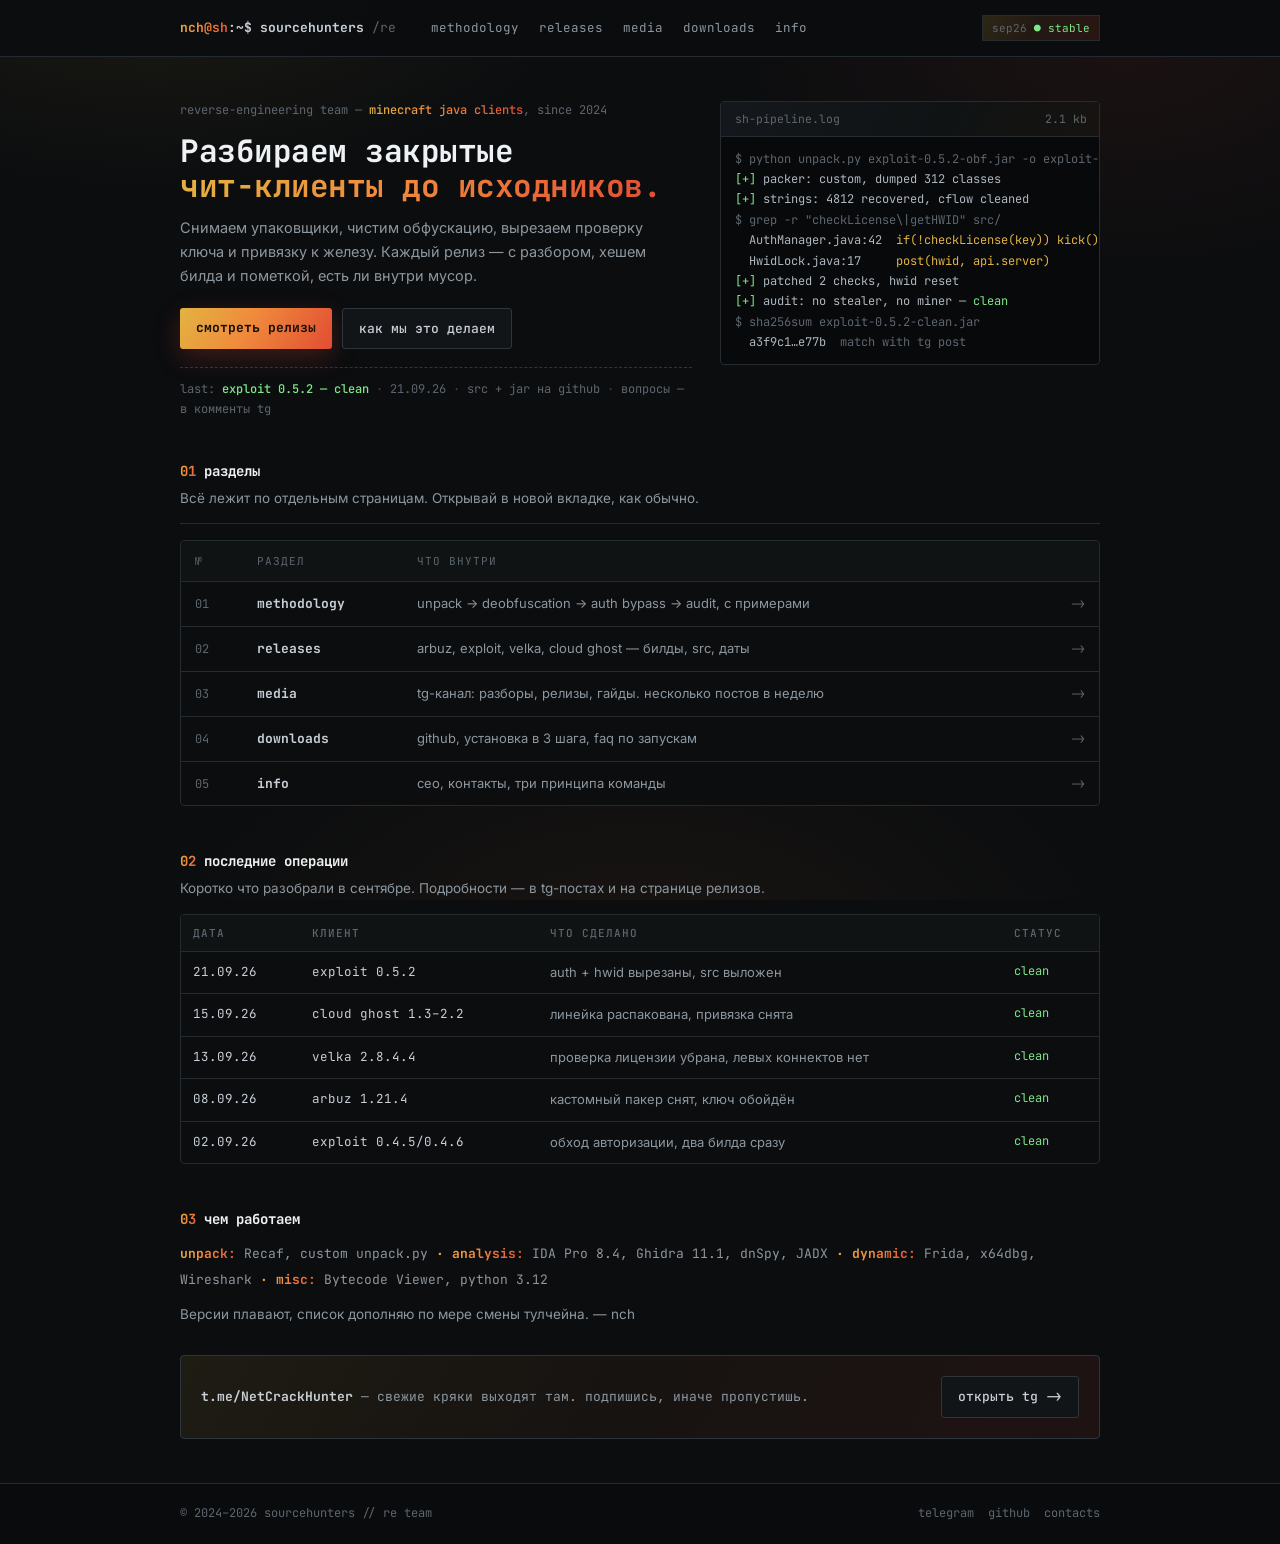
<file: index.html>
<!DOCTYPE html>
<html lang="ru">
<head>
<meta charset="UTF-8" />
<meta name="viewport" content="width=device-width, initial-scale=1.0" />
<title>sourcehunters — reverse engineering, minecraft clients</title>
<meta name="description" content="SourceHunters — разбираем защищенные чит-клиенты Minecraft: unpack, деобфускация, обход авторизации и HWID. Чистые билды + разборы." />
<link rel="preconnect" href="https://fonts.googleapis.com">
<link rel="preconnect" href="https://fonts.gstatic.com" crossorigin>
<link href="https://fonts.googleapis.com/css2?family=Inter:wght@400;500;600;700&family=JetBrains+Mono:wght@400;500;700&display=swap" rel="stylesheet">
<link rel="stylesheet" href="style.css?v=5" />
<script>document.documentElement.classList.add('js')</script>
<link rel="icon" type="image/svg+xml" href="data:image/svg+xml,<svg xmlns='http://www.w3.org/2000/svg' viewBox='0 0 32 32'><rect width='32' height='32' fill='%230b0d0f'/><path d='M9 11l6 5-6 5M16 21h7' fill='none' stroke='%23e3b341' stroke-width='2.2' stroke-linecap='round' stroke-linejoin='round'/></svg>">
</head>
<body>

<header class="top">
  <div class="top-in">
    <a href="index.html" class="brand"><b>nch@sh</b>:~$ sourcehunters <span>/re</span></a>
    <nav class="links" id="navLinks">
      <a href="arsenal.html">methodology</a>
      <a href="releases.html">releases</a>
      <a href="media.html">media</a>
      <a href="downloads.html">downloads</a>
      <a href="info.html">info</a>
    </nav>
    <div class="top-right">
      <span class="ver">sep26 <i>● stable</i></span>
      <button class="burger" id="burger" aria-label="menu"><span></span><span></span><span></span></button>
    </div>
  </div>
</header>

<main class="container">
  <section class="hero">
    <div>
      <p class="kicker">reverse-engineering team — <b>minecraft java clients</b>, since 2024</p>
      <h1>Разбираем закрытые<br><span class="grad">чит-клиенты до исходников.</span></h1>
      <p class="lede">Снимаем упаковщики, чистим обфускацию, вырезаем проверку ключа и привязку к железу. Каждый релиз — с разбором, хешем билда и пометкой, есть ли внутри мусор.</p>
      <div class="actions">
        <a href="releases.html" class="btn btn-solid">смотреть релизы</a>
        <a href="arsenal.html" class="btn">как мы это делаем</a>
      </div>
      <p class="statusline">last: <b>exploit 0.5.2 — clean</b> <span class="dot">·</span> 21.09.26 <span class="dot">·</span> src + jar на github <span class="dot">·</span> вопросы — в комменты tg</p>
    </div>
    <!-- кусок реального лога с последнего разбора, 21.09 -->
    <div class="term reveal">
      <div class="term-bar"><span class="fn">sh-pipeline.log</span><span class="sz">2.1 kb</span></div>
<div class="term-body"><span class="c-dim">$ python unpack.py exploit-0.5.2-obf.jar -o exploit-0.5.2.jar</span>
<span class="c-ok">[+]</span> packer: custom, dumped 312 classes
<span class="c-ok">[+]</span> strings: 4812 recovered, cflow cleaned
<span class="c-dim">$ grep -r "checkLicense\|getHWID" src/</span>
  AuthManager.java:42  <span class="c-am">if(!checkLicense(key)) kick();</span>
  HwidLock.java:17     <span class="c-am">post(hwid, api.server)</span>
<span class="c-ok">[+]</span> patched 2 checks, hwid reset
<span class="c-ok">[+]</span> audit: no stealer, no miner — <span class="c-ok">clean</span>
<span class="c-dim">$ sha256sum exploit-0.5.2-clean.jar</span>
  a3f9c1…e77b  <span class="c-dim">match with tg post</span></div>
    </div>
  </section>

  <section class="block reveal">
    <h2><span class="n">01</span>разделы</h2>
    <p class="note">Всё лежит по отдельным страницам. Открывай в новой вкладке, как обычно.</p>
    <hr class="rule">
    <nav class="dir">
      <div class="dir-row head"><span>№</span><span>раздел</span><span>что внутри</span><span></span></div>
      <a class="dir-row" href="arsenal.html"><span class="no">01</span><span class="nm">methodology</span><span class="ds">unpack → deobfuscation → auth bypass → audit, с примерами</span><span class="go">-&gt;</span></a>
      <a class="dir-row" href="releases.html"><span class="no">02</span><span class="nm">releases</span><span class="ds">arbuz, exploit, velka, cloud ghost — билды, src, даты</span><span class="go">-&gt;</span></a>
      <a class="dir-row" href="media.html"><span class="no">03</span><span class="nm">media</span><span class="ds">tg-канал: разборы, релизы, гайды. несколько постов в неделю</span><span class="go">-&gt;</span></a>
      <a class="dir-row" href="downloads.html"><span class="no">04</span><span class="nm">downloads</span><span class="ds">github, установка в 3 шага, faq по запускам</span><span class="go">-&gt;</span></a>
      <a class="dir-row" href="info.html"><span class="no">05</span><span class="nm">info</span><span class="ds">ceo, контакты, три принципа команды</span><span class="go">-&gt;</span></a>
    </nav>
  </section>

  <section class="block reveal">
    <h2><span class="n">02</span>последние операции</h2>
    <p class="note">Коротко что разобрали в сентябре. Подробности — в tg-постах и на странице релизов.</p>
    <div class="tbl-wrap">
    <table class="tbl">
      <tr><th>дата</th><th>клиент</th><th>что сделано</th><th>статус</th></tr>
      <tr><td class="mono">21.09.26</td><td class="mono">exploit 0.5.2</td><td class="dim">auth + hwid вырезаны, src выложен</td><td class="ok">clean</td></tr>
      <tr><td class="mono">15.09.26</td><td class="mono">cloud ghost 1.3–2.2</td><td class="dim">линейка распакована, привязка снята</td><td class="ok">clean</td></tr>
      <tr><td class="mono">13.09.26</td><td class="mono">velka 2.8.4.4</td><td class="dim">проверка лицензии убрана, левых коннектов нет</td><td class="ok">clean</td></tr>
      <tr><td class="mono">08.09.26</td><td class="mono">arbuz 1.21.4</td><td class="dim">кастомный пакер снят, ключ обойдён</td><td class="ok">clean</td></tr>
      <tr><td class="mono">02.09.26</td><td class="mono">exploit 0.4.5/0.4.6</td><td class="dim">обход авторизации, два билда сразу</td><td class="ok">clean</td></tr>
    </table>
    </div>
  </section>

  <section class="block reveal">
    <h2><span class="n">03</span>чем работаем</h2>
    <p class="stack"><b>unpack:</b> <span>Recaf</span>, <span>custom unpack.py</span> <b>· analysis:</b> <span>IDA Pro 8.4</span>, <span>Ghidra 11.1</span>, <span>dnSpy</span>, <span>JADX</span> <b>· dynamic:</b> <span>Frida</span>, <span>x64dbg</span>, <span>Wireshark</span> <b>· misc:</b> <span>Bytecode Viewer</span>, <span>python 3.12</span></p>
    <p class="note">Версии плавают, список дополняю по мере смены тулчейна. — nch</p>
  </section>

  <div class="cta reveal">
    <p><b>t.me/NetCrackHunter</b> — свежие кряки выходят там. подпишись, иначе пропустишь.</p>
    <a href="https://t.me/NetCrackHunter" target="_blank" rel="noopener" class="btn" style="margin-left:auto">открыть tg -&gt;</a>
  </div>
</main>

<footer>
  <div class="foot">
    <span>© 2024–2026 sourcehunters // re team</span>
    <span><a href="https://t.me/NetCrackHunter" target="_blank" rel="noopener">telegram</a><a href="https://github.com/NetworkCrackHunter/" target="_blank" rel="noopener">github</a><a href="info.html">contacts</a></span>
  </div>
</footer>

<script src="script.js?v=4"></script>
</body>
</html>
</file>
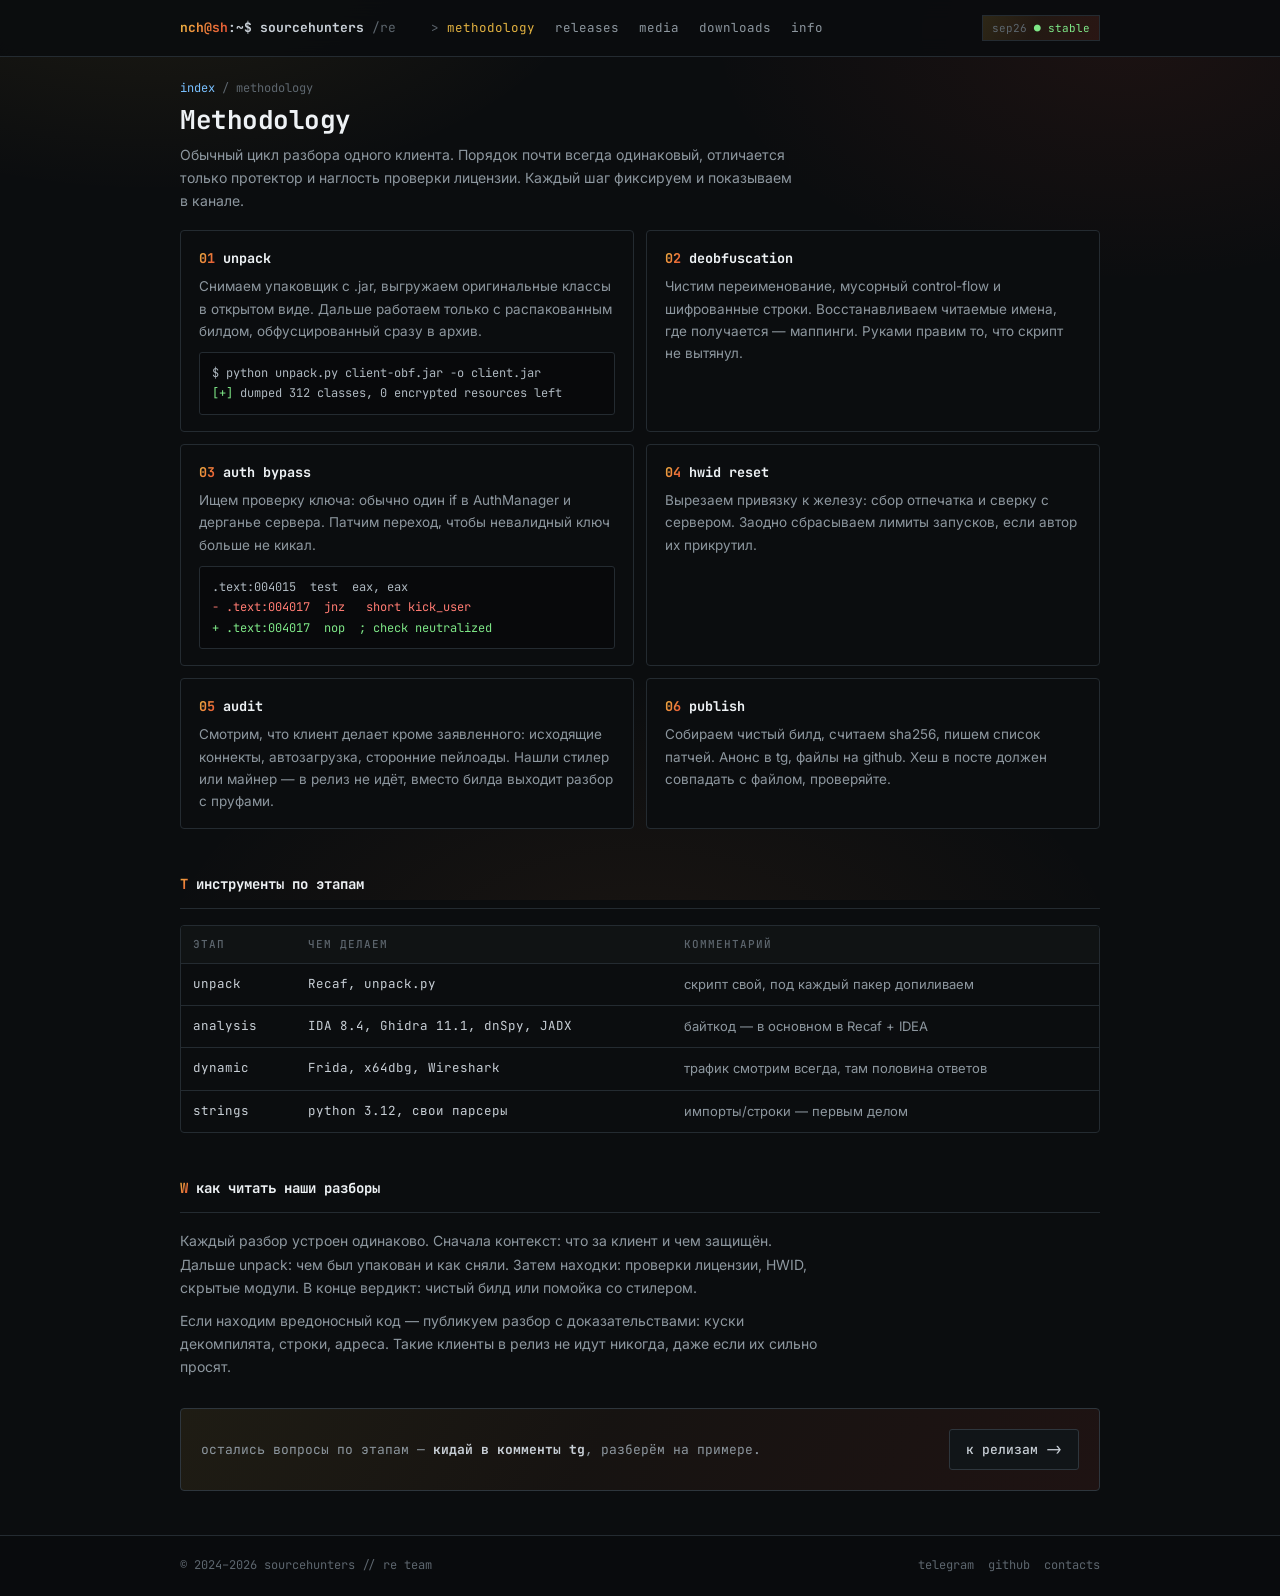
<file: arsenal.html>
<!DOCTYPE html>
<html lang="ru">
<head>
<meta charset="UTF-8" />
<meta name="viewport" content="width=device-width, initial-scale=1.0" />
<title>methodology — sourcehunters</title>
<meta name="description" content="Как разбираем клиенты: unpack, деобфускация, обход авторизации, снятие HWID, аудит." />
<link rel="preconnect" href="https://fonts.googleapis.com">
<link rel="preconnect" href="https://fonts.gstatic.com" crossorigin>
<link href="https://fonts.googleapis.com/css2?family=Inter:wght@400;500;600;700&family=JetBrains+Mono:wght@400;500;700&display=swap" rel="stylesheet">
<link rel="stylesheet" href="style.css?v=5" />
<script>document.documentElement.classList.add('js')</script>
<link rel="icon" type="image/svg+xml" href="data:image/svg+xml,<svg xmlns='http://www.w3.org/2000/svg' viewBox='0 0 32 32'><rect width='32' height='32' fill='%230b0d0f'/><path d='M9 11l6 5-6 5M16 21h7' fill='none' stroke='%23e3b341' stroke-width='2.2' stroke-linecap='round' stroke-linejoin='round'/></svg>">
</head>
<body>

<header class="top">
  <div class="top-in">
    <a href="index.html" class="brand"><b>nch@sh</b>:~$ sourcehunters <span>/re</span></a>
    <nav class="links" id="navLinks">
      <a href="arsenal.html" class="active">methodology</a>
      <a href="releases.html">releases</a>
      <a href="media.html">media</a>
      <a href="downloads.html">downloads</a>
      <a href="info.html">info</a>
    </nav>
    <div class="top-right">
      <span class="ver">sep26 <i>● stable</i></span>
      <button class="burger" id="burger" aria-label="menu"><span></span><span></span><span></span></button>
    </div>
  </div>
</header>

<main class="container">
  <p class="crumbs"><a href="index.html">index</a> / methodology</p>
  <h1 class="page-h">Methodology</h1>
  <p class="lede sm">Обычный цикл разбора одного клиента. Порядок почти всегда одинаковый, отличается только протектор и наглость проверки лицензии. Каждый шаг фиксируем и показываем в канале.</p>

  <section class="steps reveal" style="margin-top:18px">
    <article class="step">
      <h3><span class="n">01</span>unpack</h3>
      <p>Снимаем упаковщик с .jar, выгружаем оригинальные классы в открытом виде. Дальше работаем только с распакованным билдом, обфусцированный сразу в архив.</p>
<pre>$ python unpack.py client-obf.jar -o client.jar
<span class="c-ok">[+]</span> dumped 312 classes, 0 encrypted resources left</pre>
    </article>
    <article class="step">
      <h3><span class="n">02</span>deobfuscation</h3>
      <p>Чистим переименование, мусорный control-flow и шифрованные строки. Восстанавливаем читаемые имена, где получается — маппинги. Руками правим то, что скрипт не вытянул.</p>
    </article>
    <article class="step">
      <h3><span class="n">03</span>auth bypass</h3>
      <p>Ищем проверку ключа: обычно один if в AuthManager и дерганье сервера. Патчим переход, чтобы невалидный ключ больше не кикал.</p>
<pre>.text:004015  test  eax, eax
<span class="c-red">- .text:004017  jnz   short kick_user</span>
<span class="c-ok">+ .text:004017  nop  ; check neutralized</span></pre>
    </article>
    <article class="step">
      <h3><span class="n">04</span>hwid reset</h3>
      <p>Вырезаем привязку к железу: сбор отпечатка и сверку с сервером. Заодно сбрасываем лимиты запусков, если автор их прикрутил.</p>
    </article>
    <article class="step">
      <h3><span class="n">05</span>audit</h3>
      <p>Смотрим, что клиент делает кроме заявленного: исходящие коннекты, автозагрузка, сторонние пейлоады. Нашли стилер или майнер — в релиз не идёт, вместо билда выходит разбор с пруфами.</p>
    </article>
    <article class="step">
      <h3><span class="n">06</span>publish</h3>
      <p>Собираем чистый билд, считаем sha256, пишем список патчей. Анонс в tg, файлы на github. Хеш в посте должен совпадать с файлом, проверяйте.</p>
    </article>
  </section>

  <section class="block reveal">
    <h2><span class="n">T</span>инструменты по этапам</h2>
    <hr class="rule">
    <div class="tbl-wrap">
    <table class="tbl">
      <tr><th>этап</th><th>чем делаем</th><th>комментарий</th></tr>
      <tr><td class="mono">unpack</td><td class="mono">Recaf, unpack.py</td><td class="dim">скрипт свой, под каждый пакер допиливаем</td></tr>
      <tr><td class="mono">analysis</td><td class="mono">IDA 8.4, Ghidra 11.1, dnSpy, JADX</td><td class="dim">байткод — в основном в Recaf + IDEA</td></tr>
      <tr><td class="mono">dynamic</td><td class="mono">Frida, x64dbg, Wireshark</td><td class="dim">трафик смотрим всегда, там половина ответов</td></tr>
      <tr><td class="mono">strings</td><td class="mono">python 3.12, свои парсеры</td><td class="dim">импорты/строки — первым делом</td></tr>
    </table>
    </div>
  </section>

  <section class="block reveal">
    <h2><span class="n">W</span>как читать наши разборы</h2>
    <hr class="rule">
    <p class="body-p">Каждый разбор устроен одинаково. Сначала контекст: что за клиент и чем защищён. Дальше unpack: чем был упакован и как сняли. Затем находки: проверки лицензии, HWID, скрытые модули. В конце вердикт: чистый билд или помойка со стилером.</p>
    <p class="body-p">Если находим вредоносный код — публикуем разбор с доказательствами: куски декомпилята, строки, адреса. Такие клиенты в релиз не идут никогда, даже если их сильно просят.</p>
  </section>

  <div class="cta reveal">
    <p>остались вопросы по этапам — <b>кидай в комменты tg</b>, разберём на примере.</p>
    <a href="releases.html" class="btn" style="margin-left:auto">к релизам -&gt;</a>
  </div>
</main>

<footer>
  <div class="foot">
    <span>© 2024–2026 sourcehunters // re team</span>
    <span><a href="https://t.me/NetCrackHunter" target="_blank" rel="noopener">telegram</a><a href="https://github.com/NetworkCrackHunter/" target="_blank" rel="noopener">github</a><a href="info.html">contacts</a></span>
  </div>
</footer>

<script src="script.js?v=4"></script>
</body>
</html>
</file>
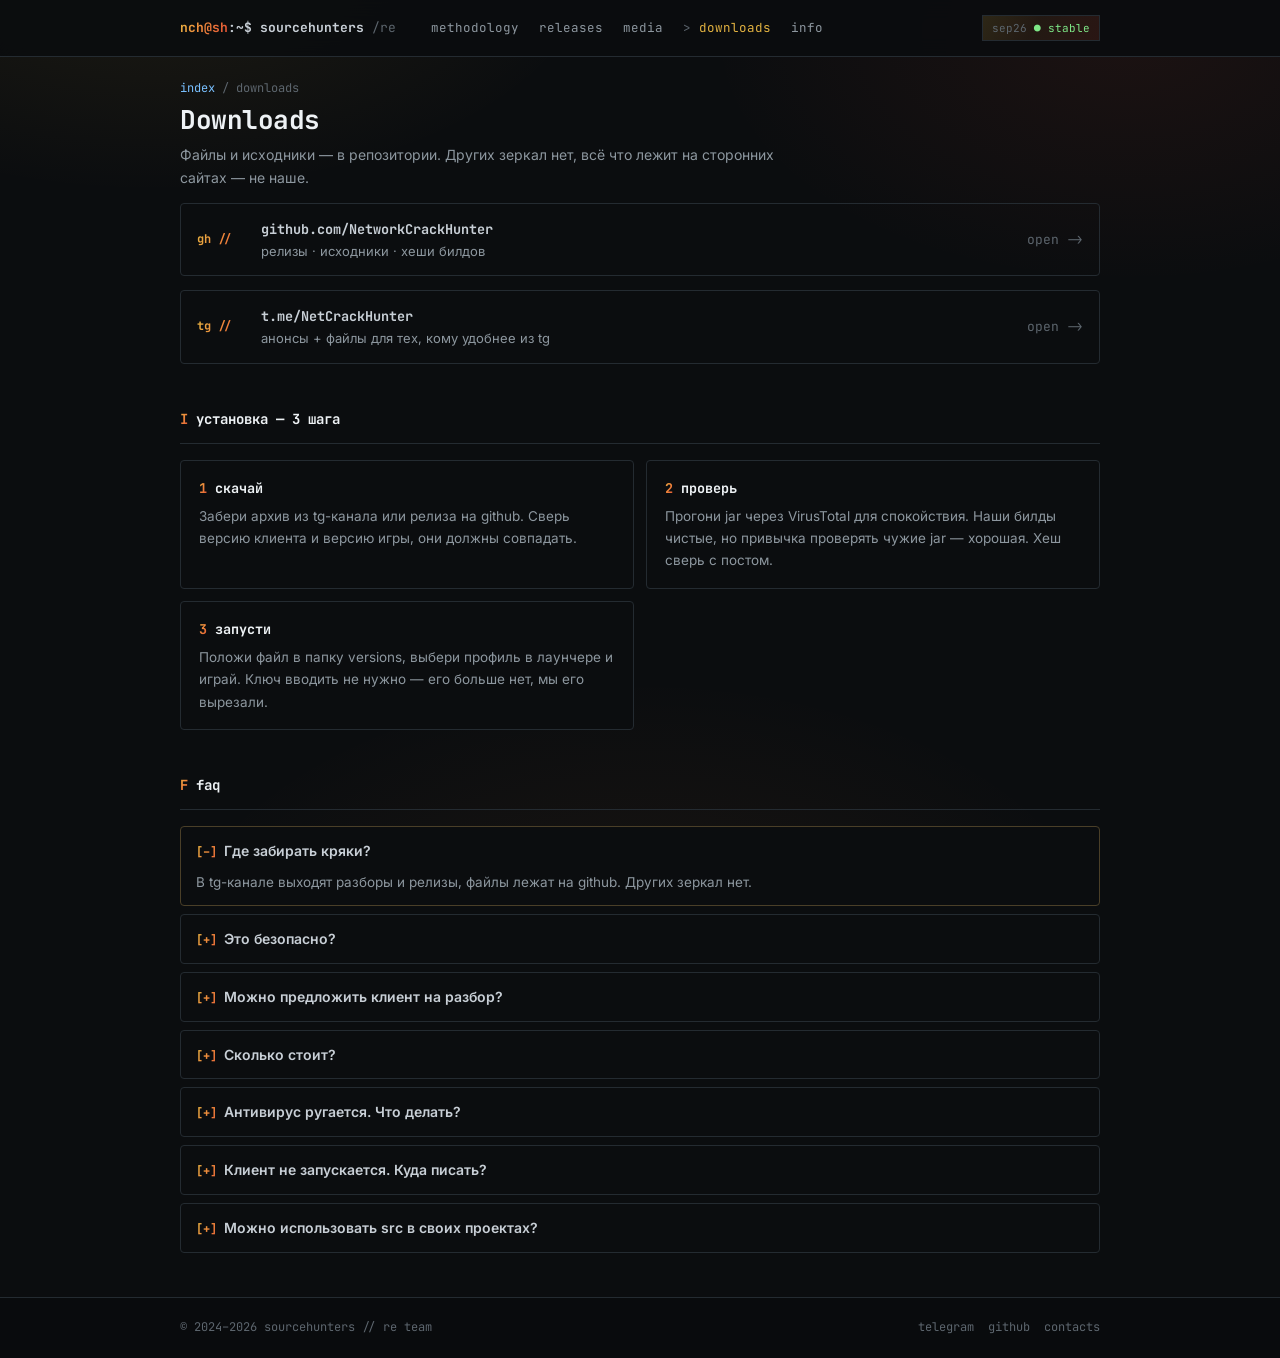
<file: downloads.html>
<!DOCTYPE html>
<html lang="ru">
<head>
<meta charset="UTF-8" />
<meta name="viewport" content="width=device-width, initial-scale=1.0" />
<title>downloads — sourcehunters</title>
<meta name="description" content="Где забирать файлы SourceHunters, как ставить кряк, faq." />
<link rel="preconnect" href="https://fonts.googleapis.com">
<link rel="preconnect" href="https://fonts.gstatic.com" crossorigin>
<link href="https://fonts.googleapis.com/css2?family=Inter:wght@400;500;600;700&family=JetBrains+Mono:wght@400;500;700&display=swap" rel="stylesheet">
<link rel="stylesheet" href="style.css?v=5" />
<script>document.documentElement.classList.add('js')</script>
<link rel="icon" type="image/svg+xml" href="data:image/svg+xml,<svg xmlns='http://www.w3.org/2000/svg' viewBox='0 0 32 32'><rect width='32' height='32' fill='%230b0d0f'/><path d='M9 11l6 5-6 5M16 21h7' fill='none' stroke='%23e3b341' stroke-width='2.2' stroke-linecap='round' stroke-linejoin='round'/></svg>">
</head>
<body>

<header class="top">
  <div class="top-in">
    <a href="index.html" class="brand"><b>nch@sh</b>:~$ sourcehunters <span>/re</span></a>
    <nav class="links" id="navLinks">
      <a href="arsenal.html">methodology</a>
      <a href="releases.html">releases</a>
      <a href="media.html">media</a>
      <a href="downloads.html" class="active">downloads</a>
      <a href="info.html">info</a>
    </nav>
    <div class="top-right">
      <span class="ver">sep26 <i>● stable</i></span>
      <button class="burger" id="burger" aria-label="menu"><span></span><span></span><span></span></button>
    </div>
  </div>
</header>

<main class="container">
  <p class="crumbs"><a href="index.html">index</a> / downloads</p>
  <h1 class="page-h">Downloads</h1>
  <p class="lede sm">Файлы и исходники — в репозитории. Других зеркал нет, всё что лежит на сторонних сайтах — не наше.</p>

  <a href="https://github.com/NetworkCrackHunter/" target="_blank" rel="noopener" class="access">
    <span class="k">gh //</span>
    <span><b>github.com/NetworkCrackHunter</b><span class="s">релизы · исходники · хеши билдов</span></span>
    <span class="go">open -&gt;</span>
  </a>
  <a href="https://t.me/NetCrackHunter" target="_blank" rel="noopener" class="access">
    <span class="k">tg //</span>
    <span><b>t.me/NetCrackHunter</b><span class="s">анонсы + файлы для тех, кому удобнее из tg</span></span>
    <span class="go">open -&gt;</span>
  </a>

  <section class="block reveal">
    <h2><span class="n">I</span>установка — 3 шага</h2>
    <hr class="rule">
    <section class="steps reveal">
      <article class="step">
        <h3><span class="n">1</span>скачай</h3>
        <p>Забери архив из tg-канала или релиза на github. Сверь версию клиента и версию игры, они должны совпадать.</p>
      </article>
      <article class="step">
        <h3><span class="n">2</span>проверь</h3>
        <p>Прогони jar через VirusTotal для спокойствия. Наши билды чистые, но привычка проверять чужие jar — хорошая. Хеш сверь с постом.</p>
      </article>
      <article class="step">
        <h3><span class="n">3</span>запусти</h3>
        <p>Положи файл в папку versions, выбери профиль в лаунчере и играй. Ключ вводить не нужно — его больше нет, мы его вырезали.</p>
      </article>
    </section>
  </section>

  <section class="block reveal">
    <h2><span class="n">F</span>faq</h2>
    <hr class="rule">
    <div class="faq">
      <details open><summary>Где забирать кряки?</summary><p>В tg-канале выходят разборы и релизы, файлы лежат на github. Других зеркал нет.</p></details>
      <details><summary>Это безопасно?</summary><p>Каждый билд проверяем на стилеры и майнеры. Но чужие jar всё равно запускай осторожно — лучше на отдельном аккаунте.</p></details>
      <details><summary>Можно предложить клиент на разбор?</summary><p>Да. Кидай название и версию в комменты под постами в tg — самые запрашиваемые разбираем в первую очередь.</p></details>
      <details><summary>Сколько стоит?</summary><p>Ноль. Все кряки бесплатны, ключей и подписок нет.</p></details>
      <details><summary>Антивирус ругается. Что делать?</summary><p>Кряки патчат чужой код, эвристика часто срабатывает ложно. Проверь файл на VirusTotal и сравни хеш с постом в канале. Сошёлся — всё в порядке.</p></details>
      <details><summary>Клиент не запускается. Куда писать?</summary><p>В комменты под релизным постом: версия игры, лаунчер, текст ошибки. Частые проблемы разбираем отдельным постом.</p></details>
      <details><summary>Можно использовать src в своих проектах?</summary><p>Да, для обучения и некоммерческого использования. Просьба одна — указывать авторство sourcehunters.</p></details>
    </div>
  </section>
</main>

<footer>
  <div class="foot">
    <span>© 2024–2026 sourcehunters // re team</span>
    <span><a href="https://t.me/NetCrackHunter" target="_blank" rel="noopener">telegram</a><a href="https://github.com/NetworkCrackHunter/" target="_blank" rel="noopener">github</a><a href="info.html">contacts</a></span>
  </div>
</footer>

<script src="script.js?v=4"></script>
</body>
</html>
</file>
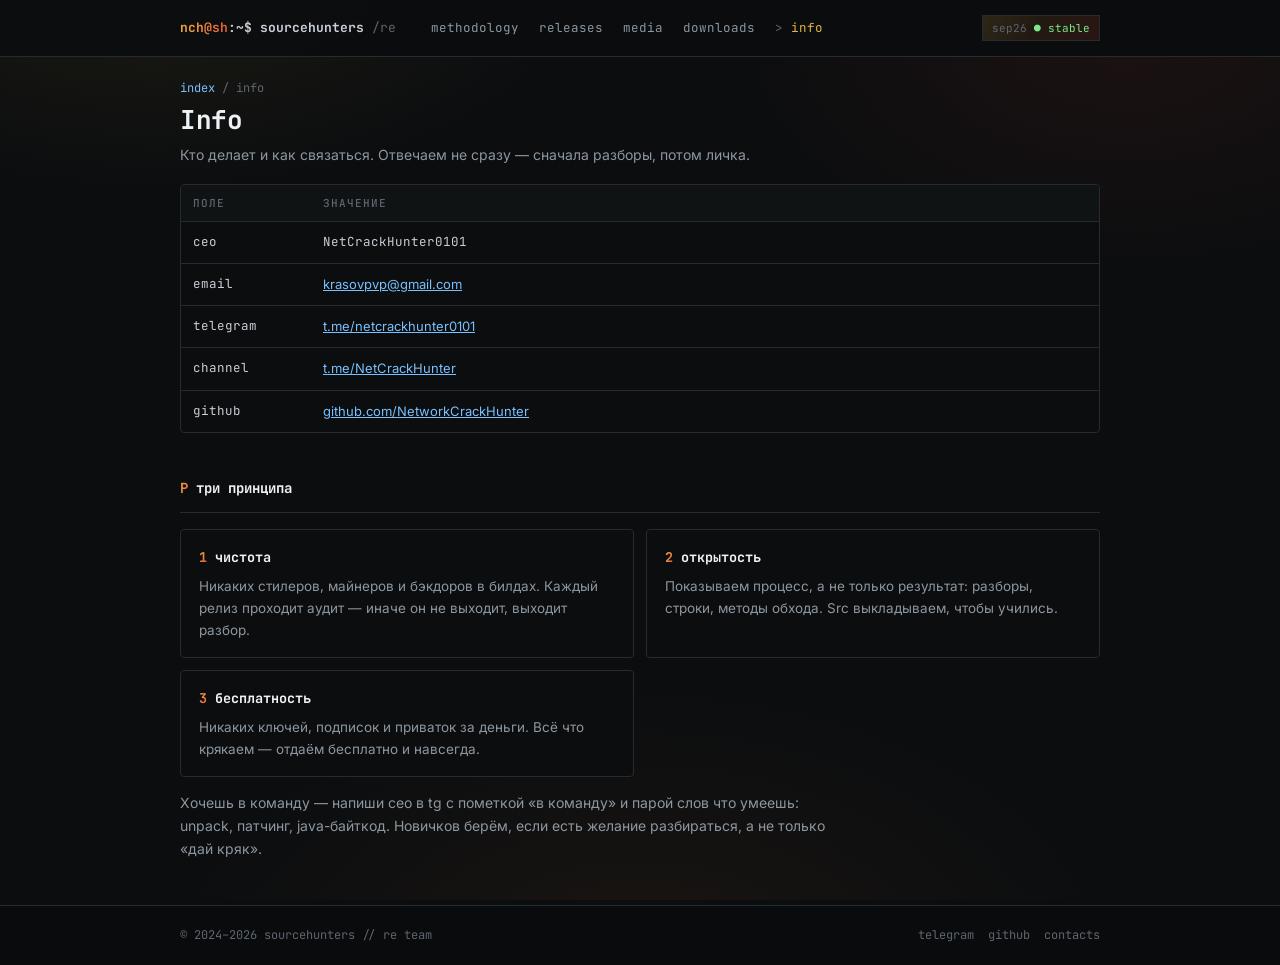
<file: info.html>
<!DOCTYPE html>
<html lang="ru">
<head>
<meta charset="UTF-8" />
<meta name="viewport" content="width=device-width, initial-scale=1.0" />
<title>info — sourcehunters</title>
<meta name="description" content="Контакты SourceHunters: ceo, email, telegram. Принципы команды." />
<link rel="preconnect" href="https://fonts.googleapis.com">
<link rel="preconnect" href="https://fonts.gstatic.com" crossorigin>
<link href="https://fonts.googleapis.com/css2?family=Inter:wght@400;500;600;700&family=JetBrains+Mono:wght@400;500;700&display=swap" rel="stylesheet">
<link rel="stylesheet" href="style.css?v=5" />
<script>document.documentElement.classList.add('js')</script>
<link rel="icon" type="image/svg+xml" href="data:image/svg+xml,<svg xmlns='http://www.w3.org/2000/svg' viewBox='0 0 32 32'><rect width='32' height='32' fill='%230b0d0f'/><path d='M9 11l6 5-6 5M16 21h7' fill='none' stroke='%23e3b341' stroke-width='2.2' stroke-linecap='round' stroke-linejoin='round'/></svg>">
</head>
<body>

<header class="top">
  <div class="top-in">
    <a href="index.html" class="brand"><b>nch@sh</b>:~$ sourcehunters <span>/re</span></a>
    <nav class="links" id="navLinks">
      <a href="arsenal.html">methodology</a>
      <a href="releases.html">releases</a>
      <a href="media.html">media</a>
      <a href="downloads.html">downloads</a>
      <a href="info.html" class="active">info</a>
    </nav>
    <div class="top-right">
      <span class="ver">sep26 <i>● stable</i></span>
      <button class="burger" id="burger" aria-label="menu"><span></span><span></span><span></span></button>
    </div>
  </div>
</header>

<main class="container">
  <p class="crumbs"><a href="index.html">index</a> / info</p>
  <h1 class="page-h">Info</h1>
  <p class="lede sm">Кто делает и как связаться. Отвечаем не сразу — сначала разборы, потом личка.</p>

  <div class="tbl-wrap reveal" style="margin-top:18px">
  <table class="tbl">
    <tr><th style="width:130px">поле</th><th>значение</th></tr>
    <tr><td class="mono">ceo</td><td class="mono">NetCrackHunter0101</td></tr>
    <tr><td class="mono">email</td><td><a href="mailto:krasovpvp@gmail.com">krasovpvp@gmail.com</a></td></tr>
    <tr><td class="mono">telegram</td><td><a href="https://t.me/netcrackhunter0101" target="_blank" rel="noopener">t.me/netcrackhunter0101</a></td></tr>
    <tr><td class="mono">channel</td><td><a href="https://t.me/NetCrackHunter" target="_blank" rel="noopener">t.me/NetCrackHunter</a></td></tr>
    <tr><td class="mono">github</td><td><a href="https://github.com/NetworkCrackHunter/" target="_blank" rel="noopener">github.com/NetworkCrackHunter</a></td></tr>
  </table>
  </div>

  <section class="block reveal">
    <h2><span class="n">P</span>три принципа</h2>
    <hr class="rule">
    <section class="steps reveal">
      <article class="step">
        <h3><span class="n">1</span>чистота</h3>
        <p>Никаких стилеров, майнеров и бэкдоров в билдах. Каждый релиз проходит аудит — иначе он не выходит, выходит разбор.</p>
      </article>
      <article class="step">
        <h3><span class="n">2</span>открытость</h3>
        <p>Показываем процесс, а не только результат: разборы, строки, методы обхода. Src выкладываем, чтобы учились.</p>
      </article>
      <article class="step">
        <h3><span class="n">3</span>бесплатность</h3>
        <p>Никаких ключей, подписок и приваток за деньги. Всё что крякаем — отдаём бесплатно и навсегда.</p>
      </article>
    </section>
    <p class="body-p">Хочешь в команду — напиши ceo в tg с пометкой «в команду» и парой слов что умеешь: unpack, патчинг, java-байткод. Новичков берём, если есть желание разбираться, а не только «дай кряк».</p>
  </section>
</main>

<footer>
  <div class="foot">
    <span>© 2024–2026 sourcehunters // re team</span>
    <span><a href="https://t.me/NetCrackHunter" target="_blank" rel="noopener">telegram</a><a href="https://github.com/NetworkCrackHunter/" target="_blank" rel="noopener">github</a><a href="info.html">contacts</a></span>
  </div>
</footer>

<script src="script.js?v=4"></script>
</body>
</html>
</file>
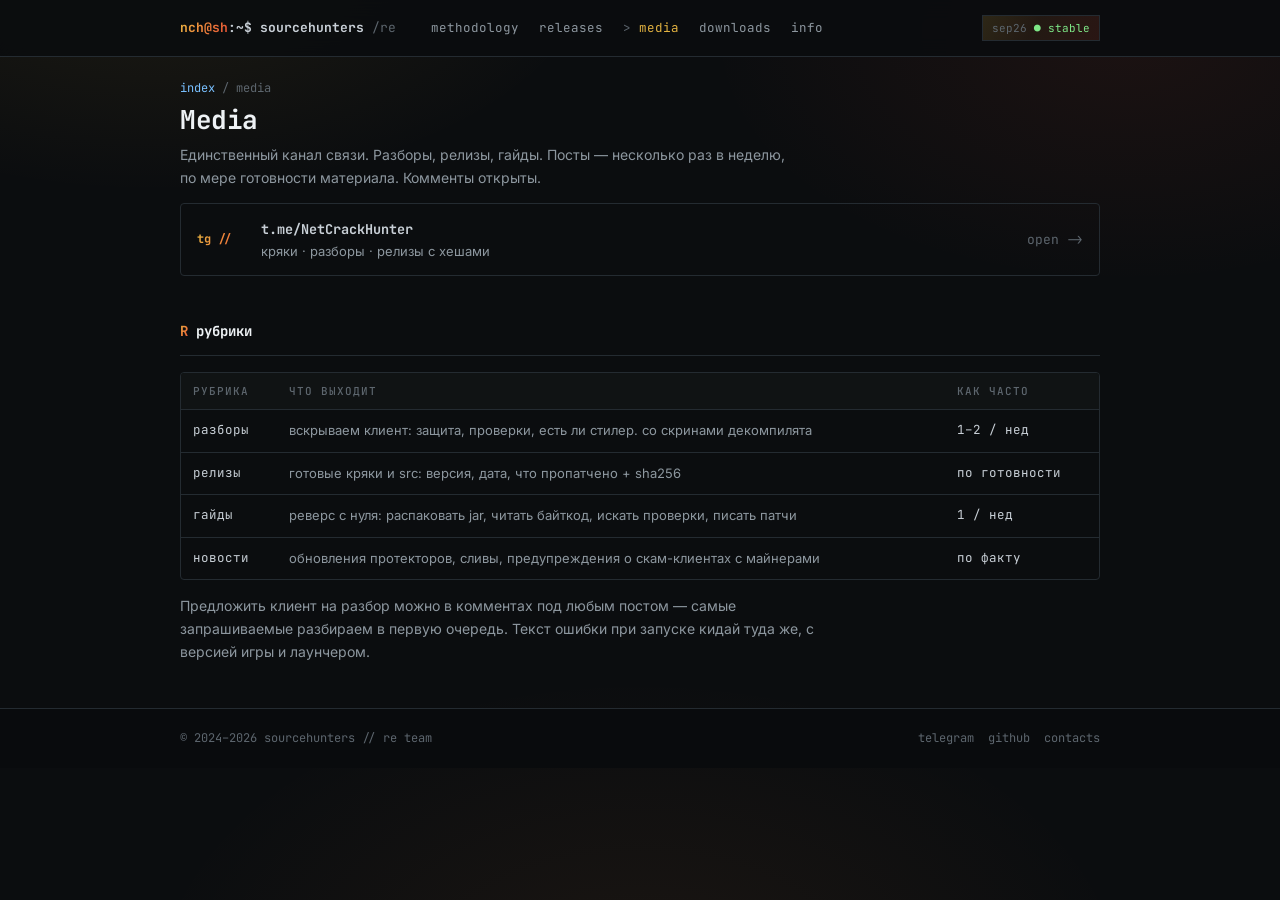
<file: media.html>
<!DOCTYPE html>
<html lang="ru">
<head>
<meta charset="UTF-8" />
<meta name="viewport" content="width=device-width, initial-scale=1.0" />
<title>media — sourcehunters</title>
<meta name="description" content="Telegram SourceHunters: разборы, релизы, гайды по реверсу." />
<link rel="preconnect" href="https://fonts.googleapis.com">
<link rel="preconnect" href="https://fonts.gstatic.com" crossorigin>
<link href="https://fonts.googleapis.com/css2?family=Inter:wght@400;500;600;700&family=JetBrains+Mono:wght@400;500;700&display=swap" rel="stylesheet">
<link rel="stylesheet" href="style.css?v=5" />
<script>document.documentElement.classList.add('js')</script>
<link rel="icon" type="image/svg+xml" href="data:image/svg+xml,<svg xmlns='http://www.w3.org/2000/svg' viewBox='0 0 32 32'><rect width='32' height='32' fill='%230b0d0f'/><path d='M9 11l6 5-6 5M16 21h7' fill='none' stroke='%23e3b341' stroke-width='2.2' stroke-linecap='round' stroke-linejoin='round'/></svg>">
</head>
<body>

<header class="top">
  <div class="top-in">
    <a href="index.html" class="brand"><b>nch@sh</b>:~$ sourcehunters <span>/re</span></a>
    <nav class="links" id="navLinks">
      <a href="arsenal.html">methodology</a>
      <a href="releases.html">releases</a>
      <a href="media.html" class="active">media</a>
      <a href="downloads.html">downloads</a>
      <a href="info.html">info</a>
    </nav>
    <div class="top-right">
      <span class="ver">sep26 <i>● stable</i></span>
      <button class="burger" id="burger" aria-label="menu"><span></span><span></span><span></span></button>
    </div>
  </div>
</header>

<main class="container">
  <p class="crumbs"><a href="index.html">index</a> / media</p>
  <h1 class="page-h">Media</h1>
  <p class="lede sm">Единственный канал связи. Разборы, релизы, гайды. Посты — несколько раз в неделю, по мере готовности материала. Комменты открыты.</p>

  <a href="https://t.me/NetCrackHunter" target="_blank" rel="noopener" class="access reveal">
    <span class="k">tg //</span>
    <span><b>t.me/NetCrackHunter</b><span class="s">кряки · разборы · релизы с хешами</span></span>
    <span class="go">open -&gt;</span>
  </a>

  <section class="block reveal">
    <h2><span class="n">R</span>рубрики</h2>
    <hr class="rule">
    <div class="tbl-wrap">
    <table class="tbl">
      <tr><th>рубрика</th><th>что выходит</th><th>как часто</th></tr>
      <tr><td class="mono">разборы</td><td class="dim">вскрываем клиент: защита, проверки, есть ли стилер. со скринами декомпилята</td><td class="mono">1–2 / нед</td></tr>
      <tr><td class="mono">релизы</td><td class="dim">готовые кряки и src: версия, дата, что пропатчено + sha256</td><td class="mono">по готовности</td></tr>
      <tr><td class="mono">гайды</td><td class="dim">реверс с нуля: распаковать jar, читать байткод, искать проверки, писать патчи</td><td class="mono">1 / нед</td></tr>
      <tr><td class="mono">новости</td><td class="dim">обновления протекторов, сливы, предупреждения о скам-клиентах с майнерами</td><td class="mono">по факту</td></tr>
    </table>
    </div>
    <p class="body-p">Предложить клиент на разбор можно в комментах под любым постом — самые запрашиваемые разбираем в первую очередь. Текст ошибки при запуске кидай туда же, с версией игры и лаунчером.</p>
  </section>
</main>

<footer>
  <div class="foot">
    <span>© 2024–2026 sourcehunters // re team</span>
    <span><a href="https://t.me/NetCrackHunter" target="_blank" rel="noopener">telegram</a><a href="https://github.com/NetworkCrackHunter/" target="_blank" rel="noopener">github</a><a href="info.html">contacts</a></span>
  </div>
</footer>

<script src="script.js?v=4"></script>
</body>
</html>
</file>
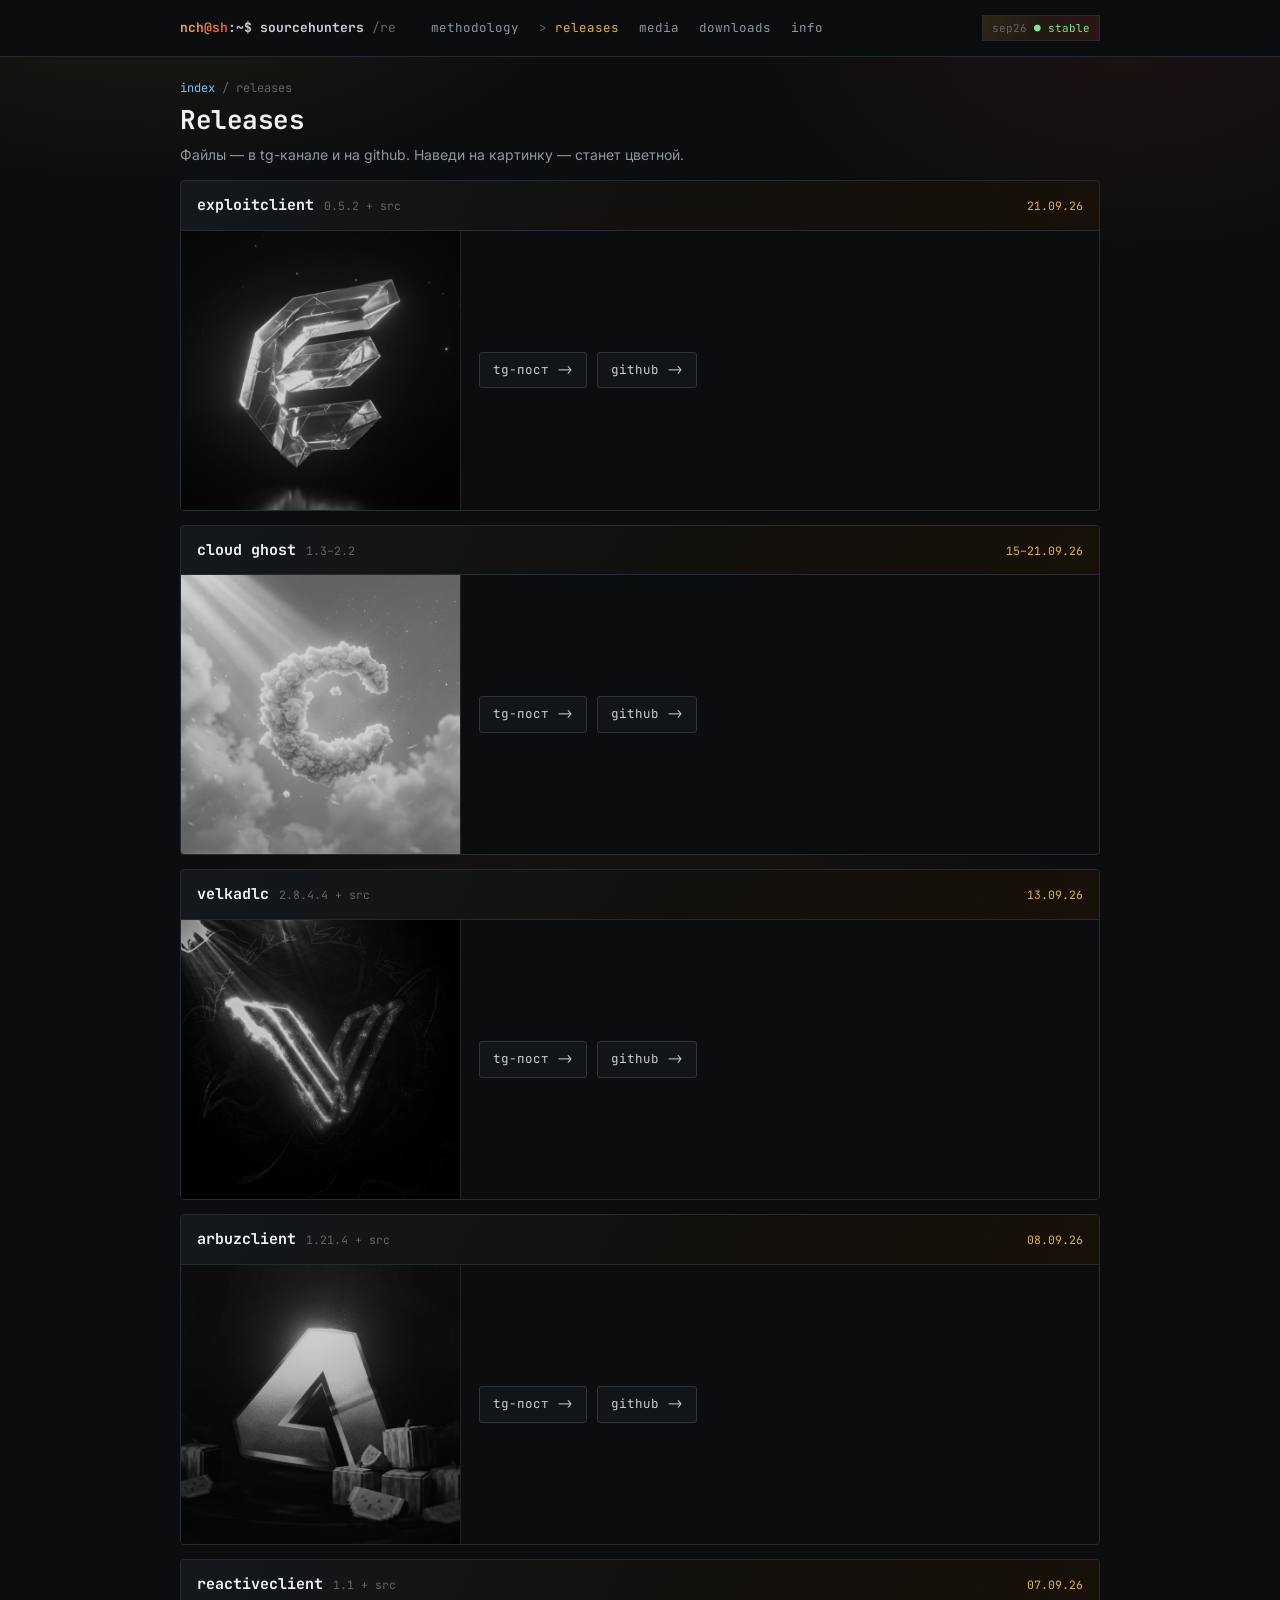
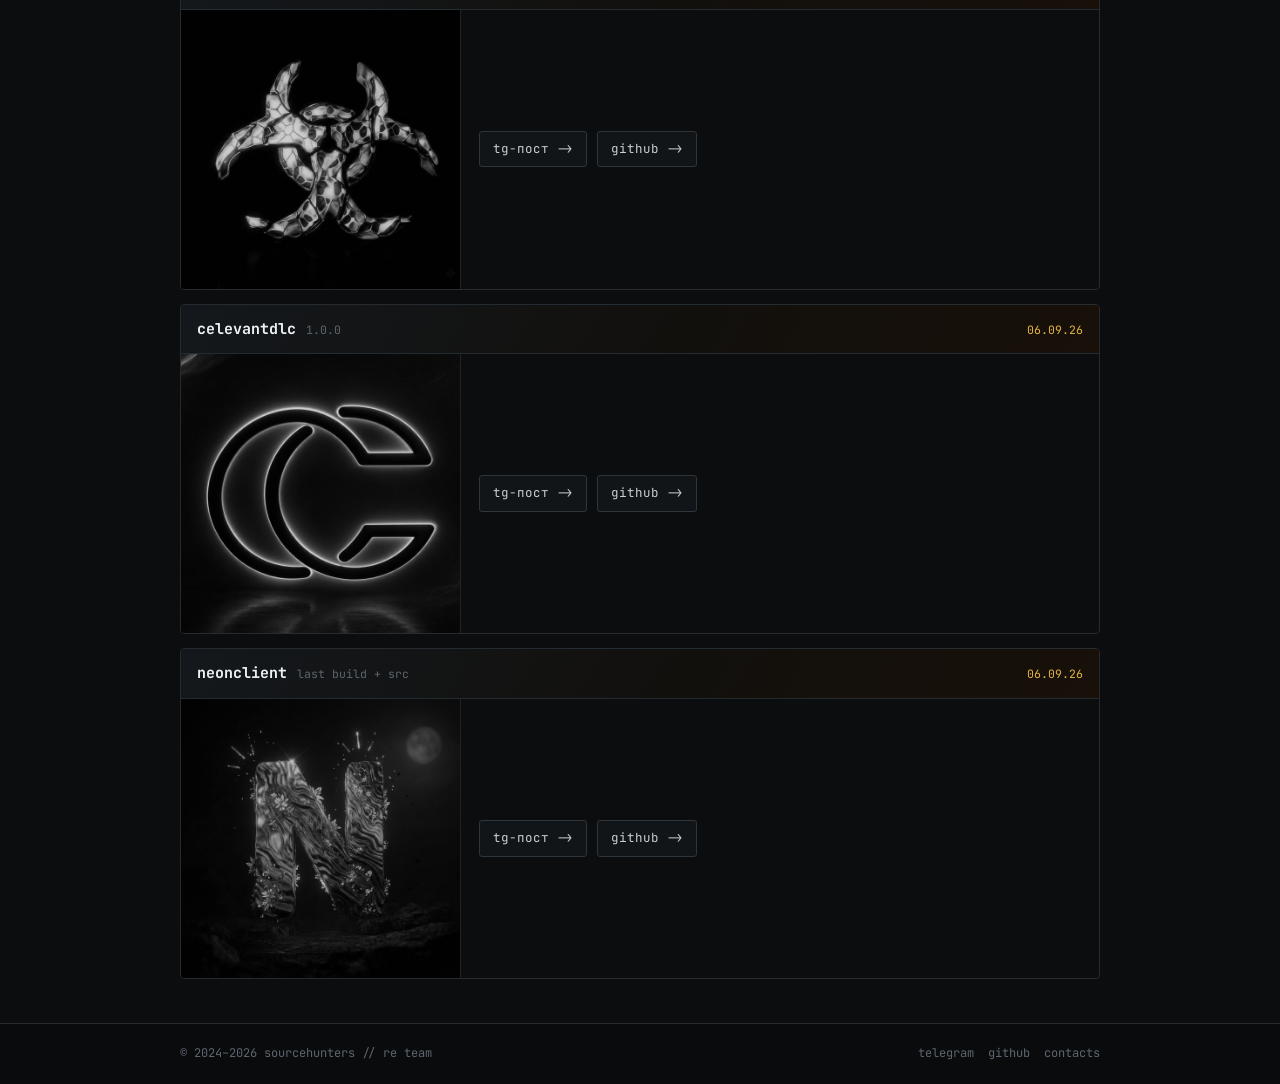
<file: releases.html>
<!DOCTYPE html>
<html lang="ru">
<head>
<meta charset="UTF-8" />
<meta name="viewport" content="width=device-width, initial-scale=1.0" />
<title>releases — sourcehunters</title>
<meta name="description" content="Кряки SourceHunters: ArbuzClient, ExploitClient, VelkaDLC, Cloud Ghost. Версии и даты." />
<link rel="preconnect" href="https://fonts.googleapis.com">
<link rel="preconnect" href="https://fonts.gstatic.com" crossorigin>
<link href="https://fonts.googleapis.com/css2?family=Inter:wght@400;500;600;700&family=JetBrains+Mono:wght@400;500;700&display=swap" rel="stylesheet">
<link rel="stylesheet" href="style.css?v=5" />
<script>document.documentElement.classList.add('js')</script>
<link rel="icon" type="image/svg+xml" href="data:image/svg+xml,<svg xmlns='http://www.w3.org/2000/svg' viewBox='0 0 32 32'><rect width='32' height='32' fill='%230b0d0f'/><path d='M9 11l6 5-6 5M16 21h7' fill='none' stroke='%23e3b341' stroke-width='2.2' stroke-linecap='round' stroke-linejoin='round'/></svg>">
</head>
<body>

<header class="top">
  <div class="top-in">
    <a href="index.html" class="brand"><b>nch@sh</b>:~$ sourcehunters <span>/re</span></a>
    <nav class="links" id="navLinks">
      <a href="arsenal.html">methodology</a>
      <a href="releases.html" class="active">releases</a>
      <a href="media.html">media</a>
      <a href="downloads.html">downloads</a>
      <a href="info.html">info</a>
    </nav>
    <div class="top-right">
      <span class="ver">sep26 <i>● stable</i></span>
      <button class="burger" id="burger" aria-label="menu"><span></span><span></span><span></span></button>
    </div>
  </div>
</header>

<main class="container">
  <p class="crumbs"><a href="index.html">index</a> / releases</p>
  <h1 class="page-h">Releases</h1>
  <p class="lede sm">Файлы — в tg-канале и на github. Наведи на картинку — станет цветной.</p>

  <!-- порядок — от свежего к старому. название + версия + дата, без описаний -->
  <div class="rel reveal">
    <div class="rel-head"><h3>exploitclient</h3><span class="tag">0.5.2 + src</span><span class="date">21.09.26</span></div>
    <div class="rel-body">
      <img src="rel-exploit.jpg" alt="exploitclient" loading="lazy" />
      <div class="rel-txt">
        <div class="rel-links">
          <a class="linkbtn" href="https://t.me/NetCrackHunter" target="_blank" rel="noopener">tg-пост -&gt;</a>
          <a class="linkbtn" href="https://github.com/NetworkCrackHunter/" target="_blank" rel="noopener">github -&gt;</a>
        </div>
      </div>
    </div>
  </div>

  <div class="rel reveal">
    <div class="rel-head"><h3>cloud ghost</h3><span class="tag">1.3–2.2</span><span class="date">15–21.09.26</span></div>
    <div class="rel-body">
      <img src="rel-cloud.jpg" alt="cloud ghost" loading="lazy" />
      <div class="rel-txt">
        <div class="rel-links">
          <a class="linkbtn" href="https://t.me/NetCrackHunter" target="_blank" rel="noopener">tg-пост -&gt;</a>
          <a class="linkbtn" href="https://github.com/NetworkCrackHunter/" target="_blank" rel="noopener">github -&gt;</a>
        </div>
      </div>
    </div>
  </div>

  <div class="rel reveal">
    <div class="rel-head"><h3>velkadlc</h3><span class="tag">2.8.4.4 + src</span><span class="date">13.09.26</span></div>
    <div class="rel-body">
      <img src="rel-velka.jpg" alt="velkadlc" loading="lazy" />
      <div class="rel-txt">
        <div class="rel-links">
          <a class="linkbtn" href="https://t.me/NetCrackHunter" target="_blank" rel="noopener">tg-пост -&gt;</a>
          <a class="linkbtn" href="https://github.com/NetworkCrackHunter/" target="_blank" rel="noopener">github -&gt;</a>
        </div>
      </div>
    </div>
  </div>

  <div class="rel reveal">
    <div class="rel-head"><h3>arbuzclient</h3><span class="tag">1.21.4 + src</span><span class="date">08.09.26</span></div>
    <div class="rel-body">
      <img src="rel-arbuz.jpg" alt="arbuzclient" loading="lazy" />
      <div class="rel-txt">
        <div class="rel-links">
          <a class="linkbtn" href="https://t.me/NetCrackHunter" target="_blank" rel="noopener">tg-пост -&gt;</a>
          <a class="linkbtn" href="https://github.com/NetworkCrackHunter/" target="_blank" rel="noopener">github -&gt;</a>
        </div>
      </div>
    </div>
  </div>

  <div class="rel reveal">
    <div class="rel-head"><h3>reactiveclient</h3><span class="tag">1.1 + src</span><span class="date">07.09.26</span></div>
    <div class="rel-body">
      <img src="rel-reactive.jpg" alt="reactiveclient" loading="lazy" />
      <div class="rel-txt">
        <div class="rel-links">
          <a class="linkbtn" href="https://t.me/NetCrackHunter" target="_blank" rel="noopener">tg-пост -&gt;</a>
          <a class="linkbtn" href="https://github.com/NetworkCrackHunter/" target="_blank" rel="noopener">github -&gt;</a>
        </div>
      </div>
    </div>
  </div>

  <div class="rel reveal">
    <div class="rel-head"><h3>celevantdlc</h3><span class="tag">1.0.0</span><span class="date">06.09.26</span></div>
    <div class="rel-body">
      <img src="rel-celevant.jpg" alt="celevantdlc" loading="lazy" />
      <div class="rel-txt">
        <div class="rel-links">
          <a class="linkbtn" href="https://t.me/NetCrackHunter" target="_blank" rel="noopener">tg-пост -&gt;</a>
          <a class="linkbtn" href="https://github.com/NetworkCrackHunter/" target="_blank" rel="noopener">github -&gt;</a>
        </div>
      </div>
    </div>
  </div>

  <div class="rel reveal">
    <div class="rel-head"><h3>neonclient</h3><span class="tag">last build + src</span><span class="date">06.09.26</span></div>
    <div class="rel-body">
      <img src="rel-neon.jpg" alt="neonclient" loading="lazy" />
      <div class="rel-txt">
        <div class="rel-links">
          <a class="linkbtn" href="https://t.me/NetCrackHunter" target="_blank" rel="noopener">tg-пост -&gt;</a>
          <a class="linkbtn" href="https://github.com/NetworkCrackHunter/" target="_blank" rel="noopener">github -&gt;</a>
        </div>
      </div>
    </div>
  </div>
</main>

<footer>
  <div class="foot">
    <span>© 2024–2026 sourcehunters // re team</span>
    <span><a href="https://t.me/NetCrackHunter" target="_blank" rel="noopener">telegram</a><a href="https://github.com/NetworkCrackHunter/" target="_blank" rel="noopener">github</a><a href="info.html">contacts</a></span>
  </div>
</footer>

<script src="script.js?v=4"></script>
</body>
</html>
</file>
<file: style.css>
/* sourcehunters css — обновлено 24.09.26, вернул анимации + переливы */

*{margin:0;padding:0;box-sizing:border-box}

:root{
  --bg:#0b0d0f;
  --bg2:#101314;
  --box:#111518;
  --line:#242b31;
  --line2:#2e363d;
  --txt:#c8cfd6;
  --mut:#8d979f;
  --dim:#5d666e;
  --amber:#e3b341;
  --amber2:#f08a3c;
  --ember:#e14d33;
  --green:#7ee787;
  --red:#ff7b72;
  --link:#79c0ff;
  --grad:linear-gradient(120deg,var(--amber),var(--amber2) 45%,var(--ember));
  --grad-soft:linear-gradient(120deg,rgba(227,179,65,.16),rgba(240,138,60,.1) 45%,rgba(225,77,51,.14));
}

html{scroll-behavior:smooth}
body{
  background:var(--bg);
  background-image:
    radial-gradient(700px 380px at 12% -6%,rgba(227,179,65,.09),transparent 65%),
    radial-gradient(640px 380px at 88% 4%,rgba(225,77,51,.08),transparent 65%),
    radial-gradient(760px 480px at 50% 110%,rgba(240,138,60,.07),transparent 65%);
  background-attachment:fixed;
  color:var(--txt);
  font-family:'Inter',system-ui,sans-serif;
  font-size:14.5px;
  line-height:1.65;
  min-height:100vh;
}
::selection{background:#e3b34144}

a{color:var(--link);transition:color .25s}
a:hover{color:#a5d6ff}

.container{max-width:960px;margin:0 auto;padding:0 20px}

/* плавное появление — скрываю только если есть js (класс js вешает инлайн-скрипт в head).
   без js всё видно сразу, ничего не пропадает */
html.js .reveal{opacity:0;transform:translateY(18px);transition:opacity .6s ease,transform .6s ease}
html.js .reveal.vis{opacity:1;transform:none}
@media(prefers-reduced-motion:reduce){
  .reveal{opacity:1;transform:none;transition:none}
  html{scroll-behavior:auto}
}

/* --- верхняя полоса --- */
.top{
  border-bottom:1px solid var(--line);
  background:rgba(11,13,15,.9);
  backdrop-filter:blur(10px);
  position:sticky;top:0;z-index:50;
}
.top-in{
  display:flex;align-items:center;gap:18px;
  height:56px;
  max-width:960px;margin:0 auto;padding:0 20px;
}
.brand{
  font-family:'JetBrains Mono',monospace;
  font-size:13px;font-weight:700;
  color:var(--txt);text-decoration:none;white-space:nowrap;
}
.brand b{background:var(--grad);-webkit-background-clip:text;background-clip:text;color:transparent;font-weight:700}
.brand span{color:var(--dim);font-weight:400}
.links{display:flex;gap:2px;margin-left:8px}
.links a{
  font-family:'JetBrains Mono',monospace;
  font-size:12.5px;color:var(--mut);
  text-decoration:none;padding:6px 9px;
  transition:color .25s;
}
.links a:hover{color:var(--txt);text-decoration:underline;text-underline-offset:4px}
.links a.active{color:var(--amber)}
.links a.active::before{content:'> ';color:var(--dim)}
.top-right{margin-left:auto;display:flex;align-items:center;gap:10px}
.ver{
  font-family:'JetBrains Mono',monospace;font-size:11px;color:var(--dim);
  border:1px solid var(--line);padding:3px 9px;white-space:nowrap;
  background:var(--grad-soft);
}
.ver i{font-style:normal;color:var(--green)}
.burger{display:none;background:none;border:1px solid var(--line);padding:7px 8px;flex-direction:column;gap:4px;cursor:pointer}
.burger span{width:16px;height:2px;background:var(--txt);display:block}

/* --- hero --- */
.hero{
  display:grid;grid-template-columns:1fr 380px;gap:28px;
  padding:44px 0 10px;align-items:start;
}
.kicker{
  font-family:'JetBrains Mono',monospace;font-size:12px;color:var(--dim);
  margin-bottom:12px;
}
.kicker b{background:var(--grad);-webkit-background-clip:text;background-clip:text;color:transparent;font-weight:500}
h1{
  font-family:'JetBrains Mono',monospace;
  font-size:31px;line-height:1.15;font-weight:700;
  letter-spacing:-0.5px;color:#eef2f5;
  margin-bottom:12px;
}
h1 .grad{background:var(--grad);-webkit-background-clip:text;background-clip:text;color:transparent}
.page-h{
  font-family:'JetBrains Mono',monospace;
  font-size:26px;font-weight:700;letter-spacing:-0.5px;
  margin:6px 0 8px;color:#eef2f5;
}
.page-h .grad{background:var(--grad);-webkit-background-clip:text;background-clip:text;color:transparent}
.lede{color:var(--mut);font-size:14.5px;max-width:56ch}
.lede.sm{font-size:14px;max-width:68ch}
.lede a{color:var(--link)}

/* кнопки */
.actions{display:flex;gap:10px;margin:20px 0 18px;flex-wrap:wrap}
.btn{
  display:inline-block;text-decoration:none;
  font-family:'JetBrains Mono',monospace;font-size:13px;font-weight:500;
  color:var(--txt);background:var(--box);
  border:1px solid var(--line2);
  padding:9px 16px;border-radius:3px;
  transition:transform .25s,border-color .25s,color .25s,box-shadow .25s,background .25s;
}
.btn:hover{border-color:var(--amber);color:var(--amber);transform:translateY(-2px)}
.btn-solid{background:var(--grad);border:none;color:#171006;font-weight:700;box-shadow:0 8px 26px rgba(225,77,51,.25)}
.btn-solid:hover{background:linear-gradient(120deg,#f0c35c,#f08a3c 50%,#e8603c);color:#000;box-shadow:0 12px 32px rgba(240,138,60,.4)}

/* статусная строка под hero */
.statusline{
  font-family:'JetBrains Mono',monospace;font-size:12px;color:var(--dim);
  border-top:1px dashed var(--line2);padding-top:12px;margin-top:4px;
}
.statusline b{color:var(--green);font-weight:500}
.statusline .dot{color:#3a4249}

/* --- терминал --- */
.term{
  background:#08090b;border:1px solid var(--line);
  border-radius:4px;overflow:hidden;
  font-family:'JetBrains Mono',monospace;font-size:12px;line-height:1.7;
  transition:border-color .3s,box-shadow .3s,transform .3s;
}
.term:hover{border-color:#3a3324;box-shadow:0 14px 44px rgba(0,0,0,.5),0 0 0 1px rgba(227,179,65,.08)}
.term-bar{
  display:flex;align-items:center;gap:8px;
  border-bottom:1px solid var(--line);
  padding:7px 12px;color:var(--dim);font-size:11.5px;
  background:linear-gradient(120deg,#14181c,#101314 60%,#171310);
}
.term-bar .fn{margin-left:2px}
.term-bar .sz{margin-left:auto}
.term-body{padding:12px 14px;overflow-x:auto;white-space:pre;color:#aeb8c0}
.c-dim{color:var(--dim)}.c-ok{color:var(--green)}.c-am{color:var(--amber)}.c-red{color:var(--red)}

/* --- блоки --- */
.block{padding:30px 0 0}
.block h2{
  font-family:'JetBrains Mono',monospace;font-size:14px;font-weight:700;
  color:#eef2f5;margin-bottom:4px;
}
.block h2 .n{background:var(--grad);-webkit-background-clip:text;background-clip:text;color:transparent;margin-right:8px;font-weight:700}
.rule{border:none;border-top:1px solid var(--line);margin:12px 0 16px}
.note{color:var(--mut);font-size:13.5px;margin:2px 0 14px;max-width:70ch}
.body-p{color:var(--mut);font-size:14px;max-width:72ch;margin-bottom:10px}

/* listing директорий */
.dir{border:1px solid var(--line);border-radius:4px;overflow:hidden;margin:14px 0;background:var(--bg)}
.dir-row{
  display:grid;grid-template-columns:52px 150px 1fr 70px;
  gap:10px;align-items:baseline;
  padding:11px 14px;text-decoration:none;color:var(--txt);
  border-bottom:1px solid var(--line);
  font-size:13.5px;
  background:transparent;
  transition:background .25s;
}
.dir-row:last-child{border-bottom:none}
.dir-row:hover{background:#151a0f;background:linear-gradient(120deg,rgba(227,179,65,.07),rgba(225,77,51,.05))}
.dir-row.head{
  font-family:'JetBrains Mono',monospace;font-size:11px;color:var(--dim);
  background:var(--bg2);text-transform:uppercase;letter-spacing:1px;
}
.dir-row .no{font-family:'JetBrains Mono',monospace;font-size:12px;color:var(--dim)}
.dir-row .nm{font-family:'JetBrains Mono',monospace;font-size:13px;font-weight:700;color:var(--txt);transition:color .25s}
.dir-row:hover .nm{background:var(--grad);-webkit-background-clip:text;background-clip:text;color:transparent}
.dir-row .ds{color:var(--mut);font-size:13px}
.dir-row .go{font-family:'JetBrains Mono',monospace;font-size:12px;color:var(--dim);text-align:right;transition:color .25s,transform .25s}
.dir-row:hover .go{color:var(--amber);transform:translateX(3px)}

/* таблицы */
.tbl-wrap{overflow-x:auto;border:1px solid var(--line);border-radius:4px;margin:14px 0;background:var(--bg)}
table.tbl{width:100%;border-collapse:collapse;font-size:13px;min-width:640px}
.tbl th{
  font-family:'JetBrains Mono',monospace;font-size:11px;font-weight:500;
  text-transform:uppercase;letter-spacing:1px;color:var(--dim);
  text-align:left;padding:9px 12px;background:var(--bg2);
  border-bottom:1px solid var(--line);white-space:nowrap;
}
.tbl td{padding:10px 12px;border-bottom:1px solid var(--line);color:var(--txt);vertical-align:top;transition:background .25s}
.tbl tr:last-child td{border-bottom:none}
.tbl tr:hover td{background:#141a14}
.tbl td.mono{font-family:'JetBrains Mono',monospace;font-size:12.5px}
.tbl td.dim{color:var(--mut)}
.tbl .ok{font-family:'JetBrains Mono',monospace;font-size:12px;color:var(--green);white-space:nowrap}

/* шаги methodology */
.steps{display:grid;grid-template-columns:1fr 1fr;gap:12px;margin:14px 0}
.step{
  border:1px solid var(--line);border-radius:4px;padding:16px 18px;background:var(--bg);
  transition:transform .3s,border-color .3s,box-shadow .3s;
}
.step:hover{transform:translateY(-3px);border-color:#4a3f28;box-shadow:0 14px 34px rgba(0,0,0,.45)}
.step h3{font-family:'JetBrains Mono',monospace;font-size:13.5px;margin-bottom:6px;color:#eef2f5}
.step h3 .n{background:var(--grad);-webkit-background-clip:text;background-clip:text;color:transparent;margin-right:8px;font-weight:700}
.step p{color:var(--mut);font-size:13.5px}
.step pre{
  font-family:'JetBrains Mono',monospace;font-size:12px;line-height:1.7;
  background:#08090b;border:1px solid var(--line);border-radius:3px;
  padding:10px 12px;margin-top:10px;overflow-x:auto;white-space:pre;color:#aeb8c0;
}

/* релизы с картинками */
.rel{
  border:1px solid var(--line);border-radius:4px;margin:14px 0;overflow:hidden;background:var(--bg);
  transition:transform .3s,border-color .3s,box-shadow .3s;
}
.rel:hover{transform:translateY(-4px);border-color:#4a3f28;box-shadow:0 20px 50px rgba(0,0,0,.55),0 0 40px rgba(225,77,51,.08)}
.rel-head{
  display:flex;align-items:baseline;gap:10px;flex-wrap:wrap;
  padding:12px 16px;border-bottom:1px solid var(--line);
  background:linear-gradient(120deg,#14181c,#12100d 55%,#181009);
}
.rel-head h3{font-family:'JetBrains Mono',monospace;font-size:15px;color:#eef2f5}
.rel-head .tag{font-family:'JetBrains Mono',monospace;font-size:11.5px;color:var(--dim)}
.rel-head .date{margin-left:auto;font-family:'JetBrains Mono',monospace;font-size:11.5px;color:var(--amber)}
.rel-body{display:grid;grid-template-columns:280px 1fr}
.rel-body img{
  width:100%;height:100%;object-fit:cover;display:block;min-height:180px;
  border-right:1px solid var(--line);
  filter:grayscale(1) brightness(.82);
  transition:filter .45s ease;
}
.rel:hover .rel-body img{filter:grayscale(0) brightness(1)}
.rel-txt{padding:16px 18px;display:flex;flex-direction:column;gap:12px;justify-content:center}
.rel-txt p{color:var(--mut);font-size:13.5px;margin-bottom:0}
.hash{font-family:'JetBrains Mono',monospace;font-size:11.5px;color:var(--dim);margin-bottom:0}
.hash b{color:var(--mut);font-weight:500}
.rel-links{display:flex;gap:10px;flex-wrap:wrap}
.linkbtn{
  font-family:'JetBrains Mono',monospace;font-size:12.5px;text-decoration:none;
  border:1px solid var(--line2);padding:7px 13px;border-radius:3px;color:var(--txt);background:var(--box);
  transition:border-color .25s,color .25s,transform .25s;
}
.linkbtn:hover{border-color:var(--amber);color:var(--amber);transform:translateY(-2px)}

/* простые строки доступа (tg/gh) */
.access{
  display:flex;align-items:center;gap:12px;
  border:1px solid var(--line);border-radius:4px;
  padding:13px 16px;margin:14px 0;text-decoration:none;color:var(--txt);
  transition:transform .3s,border-color .3s,background .3s;
}
.access:hover{transform:translateY(-2px);border-color:#4a3f28;background:linear-gradient(120deg,rgba(227,179,65,.06),rgba(225,77,51,.05))}
.access .k{font-family:'JetBrains Mono',monospace;font-size:12px;background:var(--grad);-webkit-background-clip:text;background-clip:text;color:transparent;min-width:52px;font-weight:700}
.access b{font-family:'JetBrains Mono',monospace;font-size:13.5px;font-weight:700}
.access span.s{color:var(--mut);font-size:13px;display:block}
.access .go{margin-left:auto;font-family:'JetBrains Mono',monospace;font-size:13px;color:var(--dim)}

/* faq */
.faq{display:flex;flex-direction:column;gap:8px;margin:14px 0}
details{border:1px solid var(--line);border-radius:4px;padding:12px 15px;background:var(--bg);transition:border-color .25s}
details[open]{border-color:#4a3f28}
summary{font-size:14px;font-weight:600;cursor:pointer;list-style:none;color:var(--txt)}
summary::-webkit-details-marker{display:none}
summary::before{content:'[+] ';font-family:'JetBrains Mono',monospace;font-size:12px;background:var(--grad);-webkit-background-clip:text;background-clip:text;color:transparent;font-weight:700}
details[open] summary::before{content:'[–] '}
details p{color:var(--mut);margin-top:8px;font-size:13.5px}

/* хлебные крошки */
.crumbs{font-family:'JetBrains Mono',monospace;font-size:12px;color:var(--dim);padding:22px 0 0}
.crumbs a{text-decoration:none}
.crumbs b{color:var(--mut);font-weight:500}

/* стек */
.stack{font-family:'JetBrains Mono',monospace;font-size:13px;color:var(--mut);margin:10px 0;line-height:2}
.stack b{background:var(--grad);-webkit-background-clip:text;background-clip:text;color:transparent;font-weight:700}
.stack span{white-space:nowrap}

/* cta внизу — тонкий перелив вместо flat */
.cta{
  border:1px solid var(--line2);border-radius:4px;
  padding:20px;margin:30px 0 8px;
  display:flex;align-items:center;gap:16px;flex-wrap:wrap;
  background:linear-gradient(120deg,rgba(227,179,65,.09),rgba(240,138,60,.05) 45%,rgba(225,77,51,.09));
}
.cta p{font-family:'JetBrains Mono',monospace;font-size:13px;color:var(--mut)}
.cta p b{color:var(--txt)}

/* футер */
footer{border-top:1px solid var(--line);margin-top:44px;background:#090b0d}
.foot{
  display:flex;justify-content:space-between;gap:14px;flex-wrap:wrap;
  padding:20px;font-family:'JetBrains Mono',monospace;font-size:12px;color:var(--dim);
  max-width:960px;margin:0 auto;
}
.foot a{color:var(--dim);text-decoration:none;margin-left:14px;transition:color .25s}
.foot a:hover{color:var(--amber)}

/* мобилки */
@media(max-width:820px){
  .hero{grid-template-columns:1fr}
  .steps{grid-template-columns:1fr}
  .rel-body{grid-template-columns:1fr}
  .rel-body img{border-right:none;border-bottom:1px solid var(--line);max-height:220px}
  .dir-row{grid-template-columns:40px 1fr 50px}
  .dir-row .ds{display:none}
  .links{
    position:fixed;top:62px;left:10px;right:10px;background:#0e1215;
    flex-direction:column;padding:8px;border:1px solid var(--line2);
    border-radius:4px;display:none;z-index:99;
  }
  .links.open{display:flex}
  .burger{display:flex}
  .top-in{gap:10px}
}
</file>
